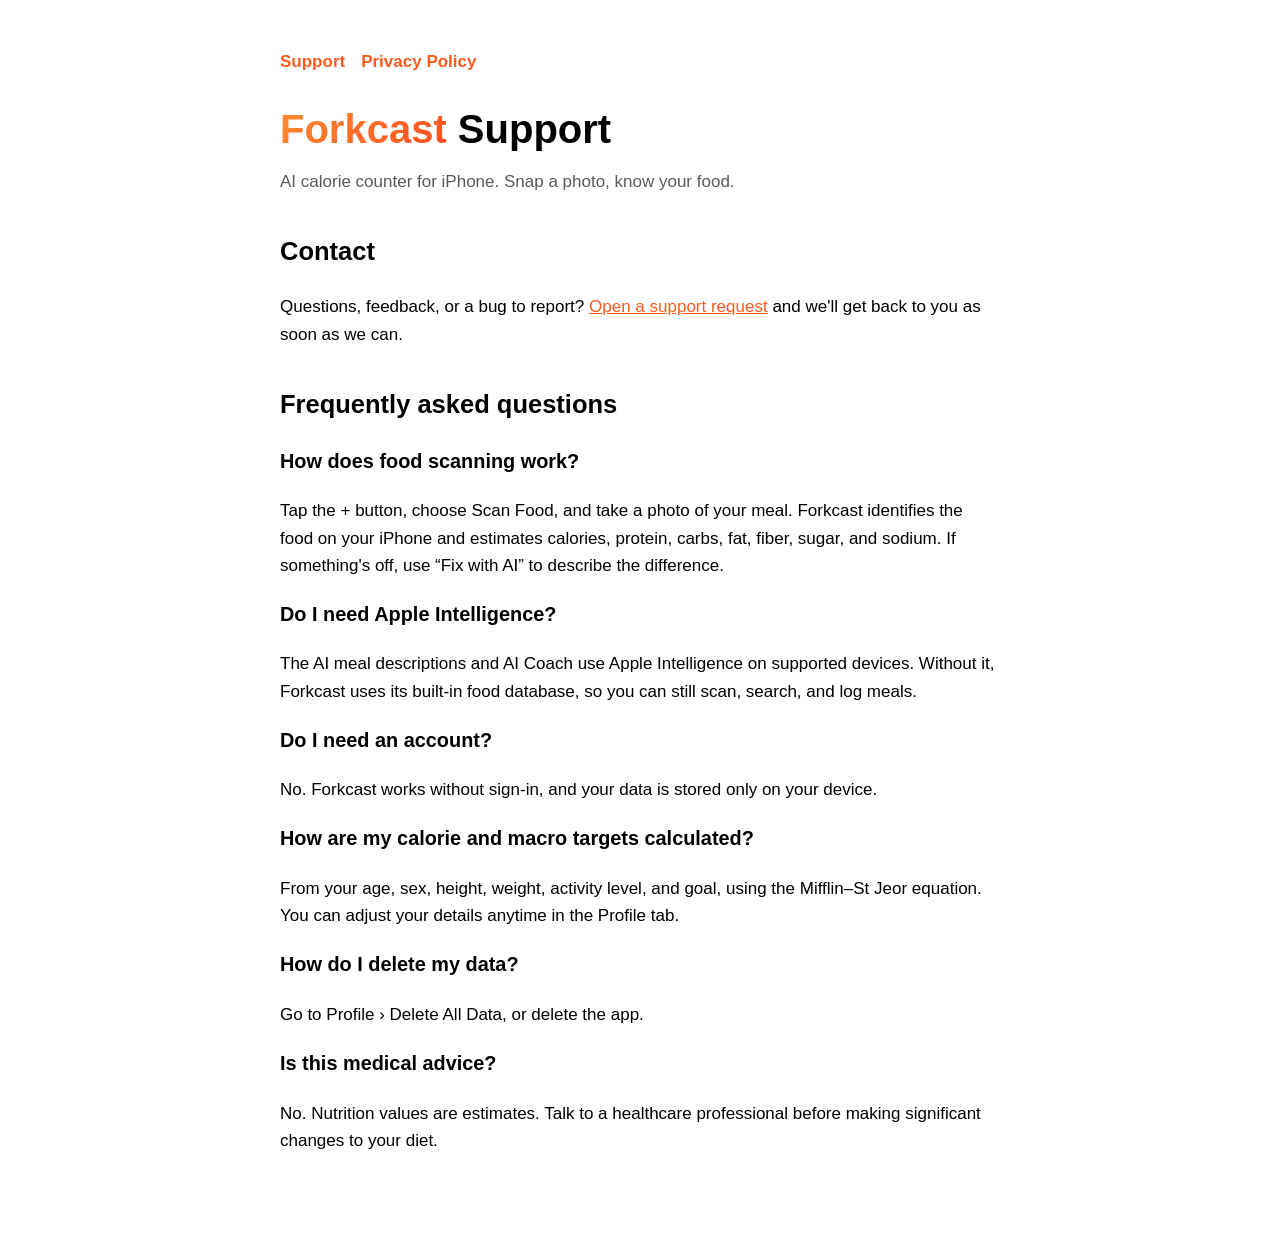
<file: index.html>
<!doctype html>
<html lang="en">
<head>
<meta charset="utf-8">
<meta name="viewport" content="width=device-width, initial-scale=1">
<title>Forkcast Support</title>
<link rel="stylesheet" href="style.css">
</head>
<body>
<nav><a href="./">Support</a><a href="privacy.html">Privacy Policy</a></nav>
<h1><span>Forkcast</span> Support</h1>
<p class="muted">AI calorie counter for iPhone. Snap a photo, know your food.</p>

<h2>Contact</h2>
<p>Questions, feedback, or a bug to report? <a href="https://github.com/brendanjowett/forkcast/issues/new">Open a support request</a> and we'll get back to you as soon as we can.</p>

<h2>Frequently asked questions</h2>
<h3>How does food scanning work?</h3>
<p>Tap the + button, choose Scan Food, and take a photo of your meal. Forkcast identifies the food on your iPhone and estimates calories, protein, carbs, fat, fiber, sugar, and sodium. If something's off, use “Fix with AI” to describe the difference.</p>
<h3>Do I need Apple Intelligence?</h3>
<p>The AI meal descriptions and AI Coach use Apple Intelligence on supported devices. Without it, Forkcast uses its built-in food database, so you can still scan, search, and log meals.</p>
<h3>Do I need an account?</h3>
<p>No. Forkcast works without sign-in, and your data is stored only on your device.</p>
<h3>How are my calorie and macro targets calculated?</h3>
<p>From your age, sex, height, weight, activity level, and goal, using the Mifflin–St Jeor equation. You can adjust your details anytime in the Profile tab.</p>
<h3>How do I delete my data?</h3>
<p>Go to Profile › Delete All Data, or delete the app.</p>
<h3>Is this medical advice?</h3>
<p>No. Nutrition values are estimates. Talk to a healthcare professional before making significant changes to your diet.</p>
</body>
</html>
</file>
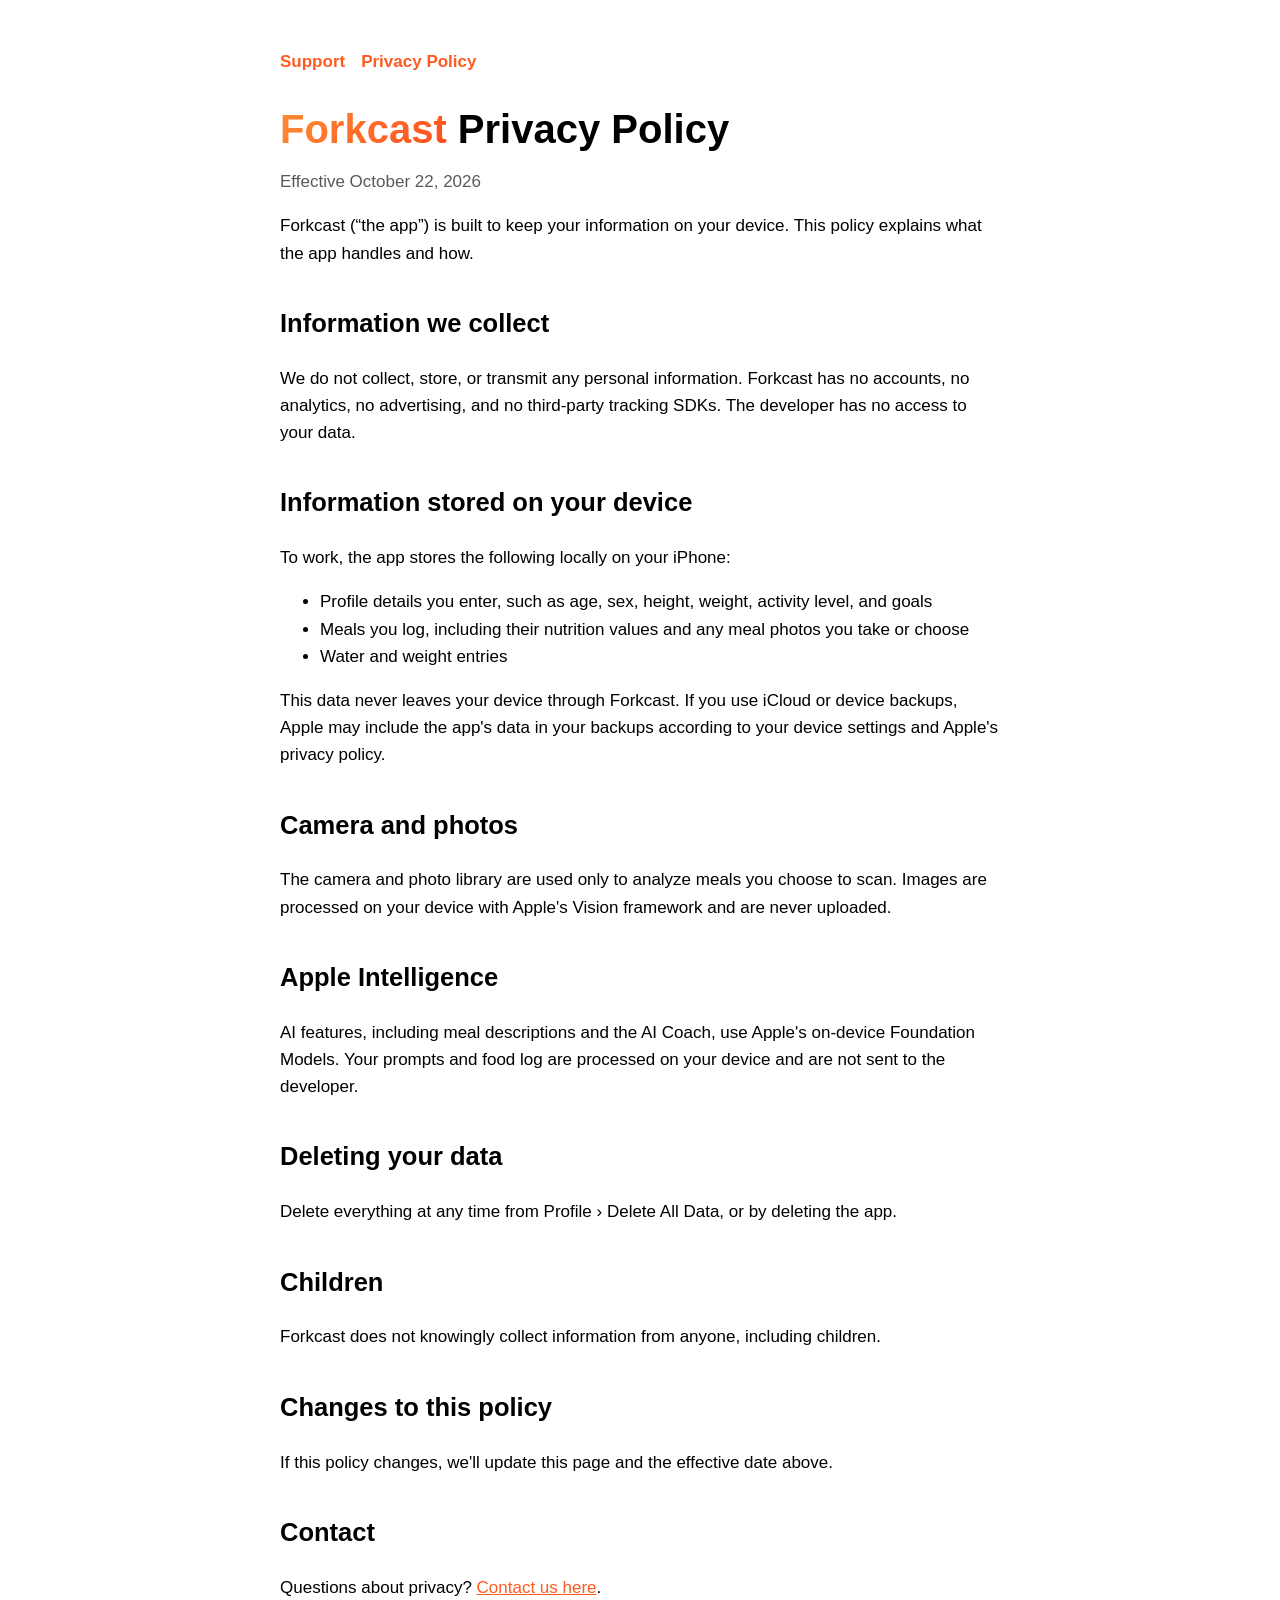
<file: privacy.html>
<!doctype html>
<html lang="en">
<head>
<meta charset="utf-8">
<meta name="viewport" content="width=device-width, initial-scale=1">
<title>Forkcast Privacy Policy</title>
<link rel="stylesheet" href="style.css">
</head>
<body>
<nav><a href="./">Support</a><a href="privacy.html">Privacy Policy</a></nav>
<h1><span>Forkcast</span> Privacy Policy</h1>
<p class="muted">Effective October 22, 2026</p>

<p>Forkcast (“the app”) is built to keep your information on your device. This policy explains what the app handles and how.</p>

<h2>Information we collect</h2>
<p>We do not collect, store, or transmit any personal information. Forkcast has no accounts, no analytics, no advertising, and no third-party tracking SDKs. The developer has no access to your data.</p>

<h2>Information stored on your device</h2>
<p>To work, the app stores the following locally on your iPhone:</p>
<ul>
<li>Profile details you enter, such as age, sex, height, weight, activity level, and goals</li>
<li>Meals you log, including their nutrition values and any meal photos you take or choose</li>
<li>Water and weight entries</li>
</ul>
<p>This data never leaves your device through Forkcast. If you use iCloud or device backups, Apple may include the app's data in your backups according to your device settings and Apple's privacy policy.</p>

<h2>Camera and photos</h2>
<p>The camera and photo library are used only to analyze meals you choose to scan. Images are processed on your device with Apple's Vision framework and are never uploaded.</p>

<h2>Apple Intelligence</h2>
<p>AI features, including meal descriptions and the AI Coach, use Apple's on-device Foundation Models. Your prompts and food log are processed on your device and are not sent to the developer.</p>

<h2>Deleting your data</h2>
<p>Delete everything at any time from Profile › Delete All Data, or by deleting the app.</p>

<h2>Children</h2>
<p>Forkcast does not knowingly collect information from anyone, including children.</p>

<h2>Changes to this policy</h2>
<p>If this policy changes, we'll update this page and the effective date above.</p>

<h2>Contact</h2>
<p>Questions about privacy? <a href="https://github.com/brendanjowett/forkcast/issues/new">Contact us here</a>.</p>
</body>
</html>
</file>
<file: style.css>
:root { color-scheme: light dark; --brand: #FF5A1F; }
body { font: 17px/1.6 -apple-system, BlinkMacSystemFont, "SF Pro Text", "Helvetica Neue", sans-serif; max-width: 720px; margin: 0 auto; padding: 48px 24px 80px; }
h1 { font-size: 40px; line-height: 1.1; margin-bottom: 4px; }
h1 span { background: linear-gradient(135deg, #FF8C33, #FF4D1F); -webkit-background-clip: text; background-clip: text; color: transparent; }
h2 { margin-top: 36px; }
a { color: var(--brand); }
.muted { opacity: .65; }
nav { margin-bottom: 32px; }
nav a { margin-right: 16px; font-weight: 600; text-decoration: none; }
</file>
